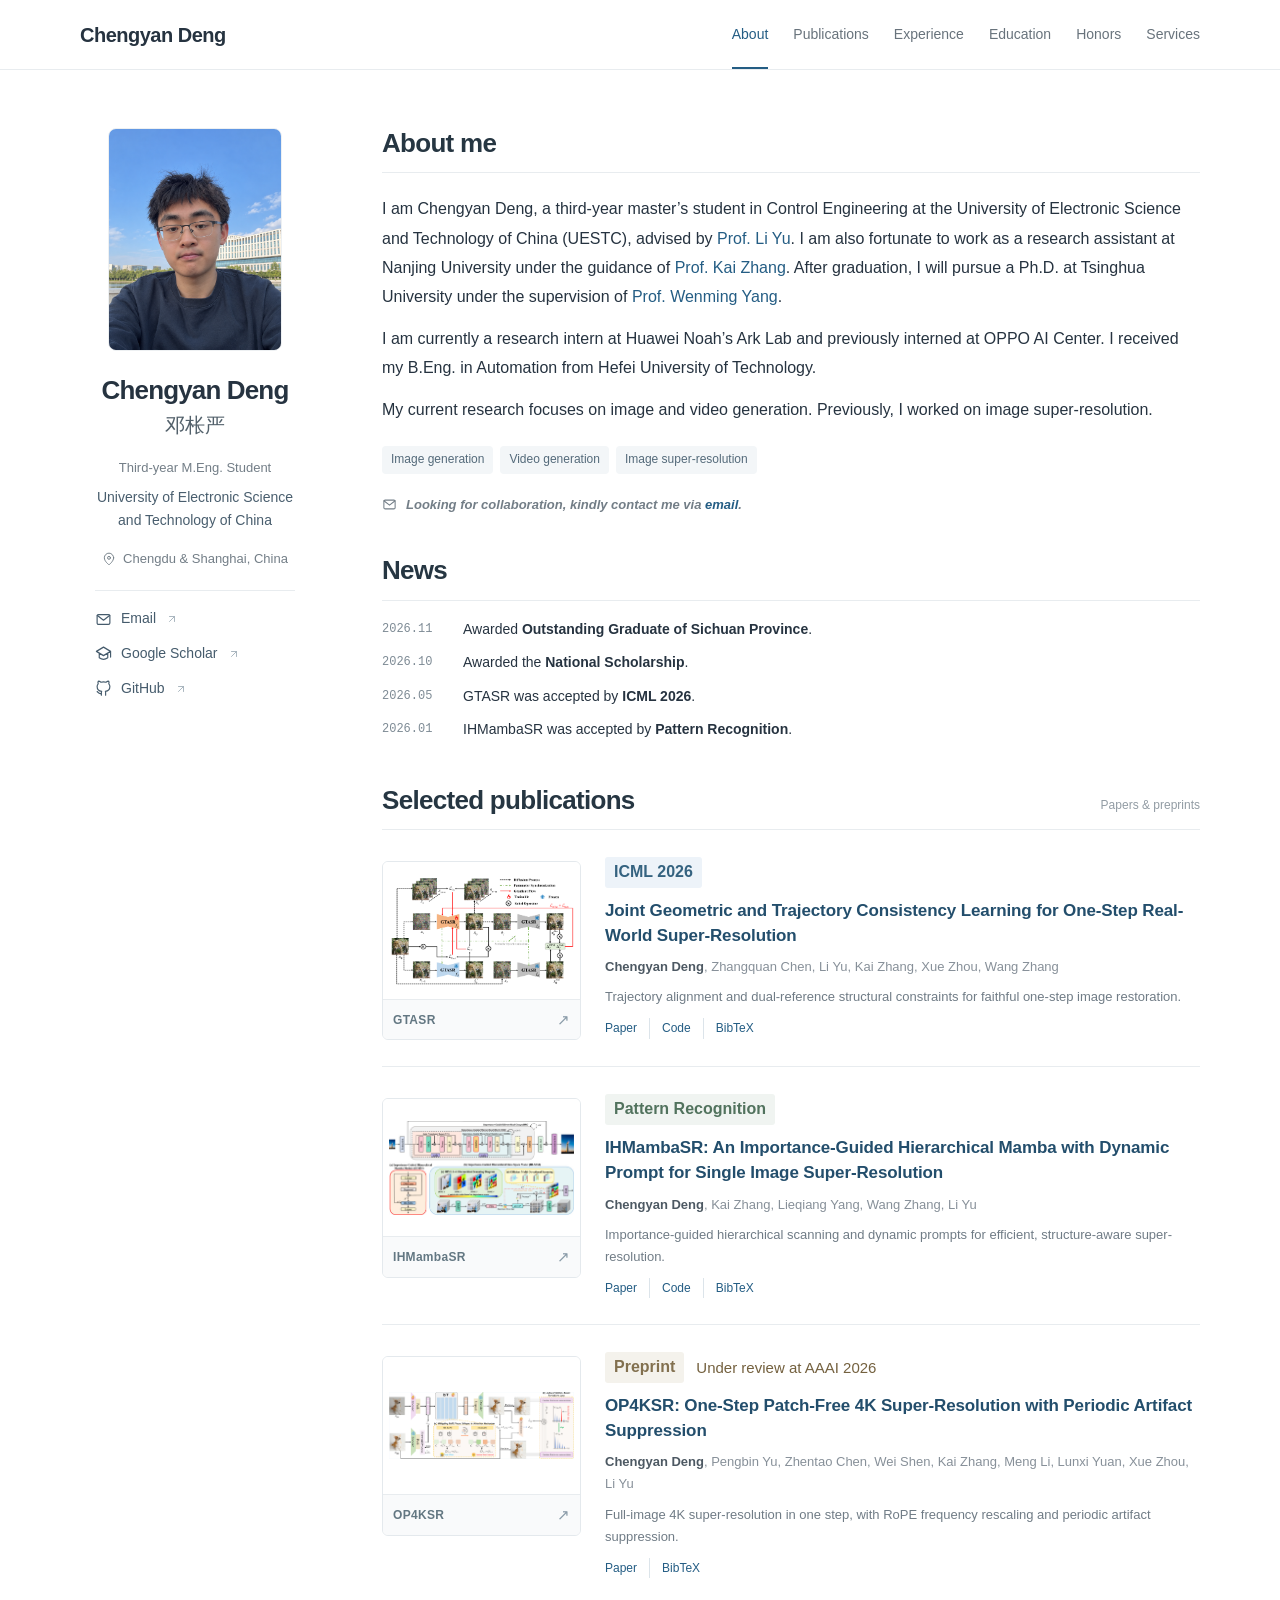
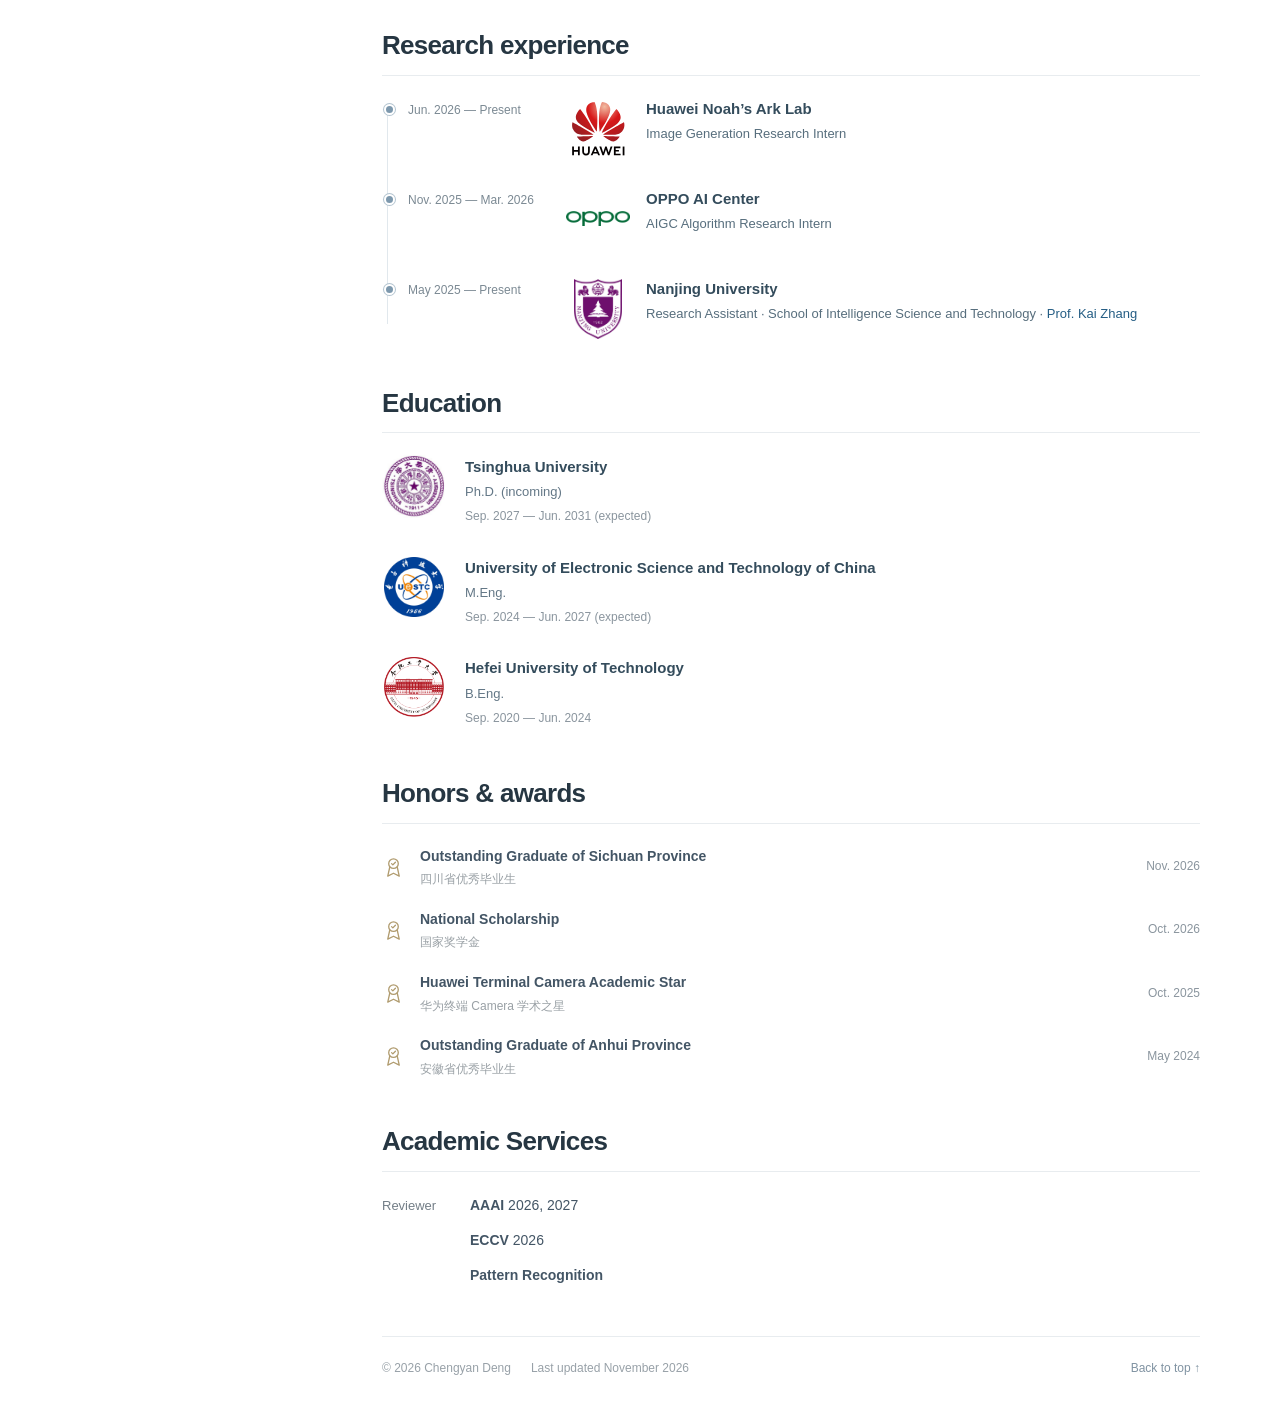
<file: index.html>
<!doctype html>
<html lang="en">
<head>
  <meta charset="utf-8">
  <meta name="viewport" content="width=device-width, initial-scale=1">
  <meta name="theme-color" content="#ffffff">
  <meta name="description" content="Chengyan Deng (邓枨严) | UESTC master's student researching AIGC and super-resolution.">
  <meta property="og:type" content="website">
  <meta property="og:title" content="Chengyan Deng（邓枨严）- Homepage">
  <meta property="og:description" content="Chengyan Deng · Image and video generation · Academic homepage">
  <title>Chengyan Deng（邓枨严）- Homepage</title>
  <link rel="canonical" href="https://blazedengcy.github.io/">
  <link rel="icon" href="assets/favicon.svg" type="image/svg+xml">
  <link rel="stylesheet" href="styles.css?v=20261020-7">
  <!-- Keep these requested layout fixes in index.html as well as styles.css. -->
  <style id="profile-publication-fixes">
    .profile .profile-info { text-align: center; }
    .profile .name-chinese {
      display: block;
      width: 100%;
      margin-left: auto;
      margin-right: auto;
      text-align: center;
      text-indent: 0;
      letter-spacing: 0;
      word-spacing: 0;
      white-space: nowrap;
    }
    .publication .paper-meta { gap: 10px 12px; margin-bottom: 10px; }
    .publication .venue-badge {
      font-size: 16px;
      line-height: 1.55;
      font-weight: 650;
      letter-spacing: 0;
      padding: 3px 9px;
    }
    .publication .review-status { font-size: 15px; line-height: 1.7; color: #74613f; }
    @media (min-width: 781px) {
      .profile .profile-photo-wrap { margin-left: auto; margin-right: auto; }
    }
  </style>
  <script src="app.js" defer></script>
  <!-- Match the visible Tsinghua emblem size to the other university emblems. -->
  <style id="tsinghua-emblem-fix">
    .institution-mark-tsinghua { overflow: hidden; }
    .institution-mark-tsinghua img {
      object-fit: cover;
      flex-shrink: 0;
      transform: translateY(-4.4%) scale(1.25);
    }
  </style>
</head>
<body>
  <a class="skip-link" href="#main">Skip to content</a>
  <svg xmlns="http://www.w3.org/2000/svg" class="icon-definitions" aria-hidden="true"><defs>
    <symbol id="i-arrow" viewBox="0 0 24 24"><path d="M7 17 17 7M7 7h10v10"/></symbol>
    <symbol id="i-email" viewBox="0 0 24 24"><rect x="3" y="5" width="18" height="14" rx="2"/><path d="m3 6 9 7 9-7"/></symbol>
    <symbol id="i-github" viewBox="0 0 24 24"><path d="M9 19c-4.3 1.3-4.3-2.1-6-2.6m12 5v-3.3c0-.9.1-1.5-.4-2.1 3.1-.4 6.4-1.5 6.4-6.9a5.3 5.3 0 0 0-1.5-3.7 5 5 0 0 0-.1-3.7s-1.2-.4-3.9 1.4a13.7 13.7 0 0 0-7 0C5.8 1.3 4.6 1.7 4.6 1.7a5 5 0 0 0-.1 3.7A5.3 5.3 0 0 0 3 9.1c0 5.4 3.3 6.5 6.4 6.9-.4.5-.5 1.1-.4 2.1v3.3"/></symbol>
    <symbol id="i-scholar" viewBox="0 0 24 24"><path d="m2 9 10-6 10 6-10 6L2 9ZM6 12v6c4 3 8 3 12 0v-6M22 9v8"/></symbol>
    <symbol id="i-location" viewBox="0 0 24 24"><path d="M20 10c0 6-8 12-8 12S4 16 4 10a8 8 0 1 1 16 0Z"/><circle cx="12" cy="10" r="2.5"/></symbol>
    <symbol id="i-award" viewBox="0 0 24 24"><circle cx="12" cy="8" r="5"/><path d="m8 12-2 9 6-3 6 3-2-9M10 8l1.3 1.3L14 6.5"/></symbol>
    <symbol id="i-copy" viewBox="0 0 24 24"><rect x="8" y="8" width="12" height="13" rx="2"/><path d="M16 8V5a2 2 0 0 0-2-2H5a2 2 0 0 0-2 2v10a2 2 0 0 0 2 2h3"/></symbol>
  </defs></svg>

  <header class="site-header">
    <div class="header-inner">
      <a class="wordmark" href="#about" aria-label="Chengyan Deng, back to about">Chengyan Deng</a>
      <nav id="navigation" class="navigation" aria-label="Main navigation">
        <a href="#about" class="active">About</a>
        <a href="#publications">Publications</a>
        <a href="#experience">Experience</a>
        <a href="#education">Education</a>
        <a href="#honors">Honors</a>
        <a href="#services">Services</a>
      </nav>
      <div class="header-controls">
        <button type="button" class="menu-toggle" id="menu-toggle" aria-controls="navigation" aria-expanded="false" aria-label="Open navigation"><span></span><span></span></button>
      </div>
    </div>
  </header>

  <div class="page-layout">
    <aside class="profile" aria-label="Profile">
      <div class="profile-photo-wrap"><img class="profile-photo" src="assets/dcy.png" width="1086" height="1448" alt="Portrait of Chengyan Deng" fetchpriority="high"></div>
      <div class="profile-info">
        <h1>Chengyan Deng<span class="name-chinese" lang="zh-CN">邓枨严</span></h1>
        <p class="profile-role">Third-year M.Eng. Student</p>
        <p class="profile-school">University of Electronic Science <br>and Technology of China</p>
        <p class="location"><svg class="icon" aria-hidden="true"><use href="#i-location"/></svg><span>Chengdu &amp; Shanghai, China</span></p>
        <div class="profile-links">
          <a href="mailto:dengchengyan@std.uestc.edu.cn"><svg class="icon" aria-hidden="true"><use href="#i-email"/></svg><span>Email</span><svg class="icon link-arrow" aria-hidden="true"><use href="#i-arrow"/></svg></a>
          <a href="https://scholar.google.com/citations?user=fSVVdJYAAAAJ&amp;hl=en" target="_blank" rel="noopener noreferrer"><svg class="icon" aria-hidden="true"><use href="#i-scholar"/></svg><span>Google Scholar</span><svg class="icon link-arrow" aria-hidden="true"><use href="#i-arrow"/></svg></a>
          <a href="https://github.com/Blazedengcy" target="_blank" rel="noopener noreferrer"><svg class="icon" aria-hidden="true"><use href="#i-github"/></svg><span>GitHub</span><svg class="icon link-arrow" aria-hidden="true"><use href="#i-arrow"/></svg></a>
        </div>
      </div>
    </aside>

    <main id="main">
      <section id="about" class="section about-section" aria-labelledby="about-title">
        <div class="section-heading"><h2 id="about-title">About me</h2></div>
        <div class="bio">
          <p>I am Chengyan Deng, a third-year master’s student in Control Engineering at the University of Electronic Science and Technology of China (UESTC), advised by <a href="https://www.auto.uestc.edu.cn/info/1174/4407.htm" target="_blank" rel="noopener noreferrer">Prof. Li Yu</a>. I am also fortunate to work as a research assistant at Nanjing University under the guidance of <a href="https://cszn.github.io/" target="_blank" rel="noopener noreferrer">Prof. Kai Zhang</a>. After graduation, I will pursue a Ph.D. at Tsinghua University under the supervision of <a href="https://scholar.google.com/citations?user=vsE4nKcAAAAJ&amp;hl=zh-CN" target="_blank" rel="noopener noreferrer">Prof. Wenming Yang</a>.</p>
          <p>I am currently a research intern at Huawei Noah’s Ark Lab and previously interned at OPPO AI Center. I received my B.Eng. in Automation from Hefei University of Technology.</p>
          <p>My current research focuses on image and video generation. Previously, I worked on image super-resolution.</p>
        </div>
        <div class="research-interests" aria-label="Research interests"><span>Image generation</span><span>Video generation</span><span>Image super-resolution</span></div>
        <p class="contact-note"><svg class="icon" aria-hidden="true"><use href="#i-email"/></svg><span><strong><em>Looking for collaboration, kindly contact me via <a href="mailto:dengchengyan@std.uestc.edu.cn">email</a>.</em></strong></span></p>
      </section>

      <section class="section news-section" aria-labelledby="news-title">
        <div class="section-heading"><h2 id="news-title">News</h2></div>
        <ul class="news-list">
          <li><time datetime="2026-11">2026.11</time><span>Awarded <strong>Outstanding Graduate of Sichuan Province</strong>.</span></li>
          <li><time datetime="2026-10">2026.10</time><span>Awarded the <strong>National Scholarship</strong>.</span></li>
          <li><time datetime="2026-05">2026.05</time><span>GTASR was accepted by <strong>ICML 2026</strong>.</span></li>
          <li><time datetime="2026-01">2026.01</time><span>IHMambaSR was accepted by <strong>Pattern Recognition</strong>.</span></li>
        </ul>
      </section>

      <section id="publications" class="section publications-section" aria-labelledby="publications-title">
        <div class="section-heading"><h2 id="publications-title">Selected publications</h2><span class="heading-note">Papers &amp; preprints</span></div>

        <article class="publication" id="gtasr">
          <div class="paper-visual"><button type="button" class="figure-button" data-figure="assets/gtasr-pipeline.png" data-caption="GTASR · Method overview" aria-label="Enlarge GTASR method figure"><img src="assets/gtasr-pipeline.png" width="600" height="400" alt="GTASR framework illustrating trajectory alignment and dual-reference structural rectification" loading="lazy"><span class="figure-caption">GTASR <span aria-hidden="true">↗</span></span></button></div>
          <div class="paper-content">
            <div class="paper-meta"><span class="venue-badge">ICML 2026</span></div>
            <h3><a href="https://arxiv.org/abs/2602.24240" target="_blank" rel="noopener noreferrer">Joint Geometric and Trajectory Consistency Learning for One-Step Real-World Super-Resolution</a></h3>
            <p class="authors"><strong>Chengyan Deng</strong>, Zhangquan Chen, Li Yu, Kai Zhang, Xue Zhou, Wang Zhang</p>
            <p class="paper-description">Trajectory alignment and dual-reference structural constraints for faithful one-step image restoration.</p>
            <div class="paper-links"><a href="https://arxiv.org/abs/2602.24240" target="_blank" rel="noopener noreferrer">Paper</a><a href="https://github.com/Blazedengcy/GTASR" target="_blank" rel="noopener noreferrer">Code</a><button type="button" data-citation="gtasr">BibTeX</button></div>
          </div>
        </article>

        <article class="publication" id="ihmambasr">
          <div class="paper-visual"><button type="button" class="figure-button" data-figure="assets/ihmambasr-architecture.jpg" data-caption="IHMambaSR · Method overview" aria-label="Enlarge IHMambaSR research overview"><img src="assets/ihmambasr-architecture.jpg" width="600" height="400" alt="IHMambaSR architecture showing importance-guided hierarchical scanning and dynamic prompts" loading="lazy"><span class="figure-caption">IHMambaSR <span aria-hidden="true">↗</span></span></button></div>
          <div class="paper-content">
            <div class="paper-meta"><span class="venue-badge venue-journal">Pattern Recognition</span></div>
            <h3><a href="https://doi.org/10.1016/j.patcog.2026.113057" target="_blank" rel="noopener noreferrer">IHMambaSR: An Importance-Guided Hierarchical Mamba with Dynamic Prompt for Single Image Super-Resolution</a></h3>
            <p class="authors"><strong>Chengyan Deng</strong>, Kai Zhang, Lieqiang Yang, Wang Zhang, Li Yu</p>
            <p class="paper-description">Importance-guided hierarchical scanning and dynamic prompts for efficient, structure-aware super-resolution.</p>
            <div class="paper-links"><a href="https://doi.org/10.1016/j.patcog.2026.113057" target="_blank" rel="noopener noreferrer">Paper</a><a href="https://github.com/Blazedengcy/IHMambaSR" target="_blank" rel="noopener noreferrer">Code</a><button type="button" data-citation="ihmambasr">BibTeX</button></div>
          </div>
        </article>

        <article class="publication" id="op4ksr">
          <div class="paper-visual"><button type="button" class="figure-button" data-figure="assets/op4ksr-pipeline.png" data-caption="OP4KSR · Method overview" aria-label="Enlarge OP4KSR method figure"><img src="assets/op4ksr-pipeline.png" width="600" height="400" alt="OP4KSR approach to one-step patch-free 4K super-resolution with periodic artifact suppression" loading="lazy"><span class="figure-caption">OP4KSR <span aria-hidden="true">↗</span></span></button></div>
          <div class="paper-content">
            <div class="paper-meta"><span class="venue-badge venue-preprint">Preprint</span><span class="review-status">Under review at AAAI 2026</span></div>
            <h3><a href="https://arxiv.org/abs/2605.13457" target="_blank" rel="noopener noreferrer">OP4KSR: One-Step Patch-Free 4K Super-Resolution with Periodic Artifact Suppression</a></h3>
            <p class="authors"><strong>Chengyan Deng</strong>, Pengbin Yu, Zhentao Chen, Wei Shen, Kai Zhang, Meng Li, Lunxi Yuan, Xue Zhou, Li Yu</p>
            <p class="paper-description">Full-image 4K super-resolution in one step, with RoPE frequency rescaling and periodic artifact suppression.</p>
            <div class="paper-links"><a href="https://arxiv.org/abs/2605.13457" target="_blank" rel="noopener noreferrer">Paper</a><button type="button" data-citation="op4ksr">BibTeX</button></div>
          </div>
        </article>
      </section>

      <section id="experience" class="section" aria-labelledby="experience-title">
        <div class="section-heading"><h2 id="experience-title">Research experience</h2></div>
        <div class="timeline">
          <article class="timeline-item">
            <div class="timeline-date">Jun. 2026 — Present</div>
            <div class="timeline-content">
              <div class="institution-mark"><img src="[data-uri]" width="67" height="67" alt="Huawei logo" loading="lazy"></div>
              <div class="timeline-description"><h3>Huawei Noah’s Ark Lab</h3><p class="position">Image Generation Research Intern</p></div>
            </div>
          </article>
          <article class="timeline-item">
            <div class="timeline-date">Nov. 2025 — Mar. 2026</div>
            <div class="timeline-content">
              <div class="institution-mark institution-mark-company"><img src="assets/logos/oppo.png" width="600" height="144" alt="OPPO logo" loading="lazy"></div>
              <div class="timeline-description"><h3>OPPO AI Center</h3><p class="position">AIGC Algorithm Research Intern</p></div>
            </div>
          </article>
          <article class="timeline-item">
            <div class="timeline-date">May 2025 — Present</div>
            <div class="timeline-content">
              <div class="institution-mark"><img src="assets/logos/nju.jpg" width="1722" height="2160" alt="Nanjing University emblem" loading="lazy"></div>
              <div class="timeline-description"><h3>Nanjing University</h3><p class="position">Research Assistant · School of Intelligence Science and Technology · <a href="https://cszn.github.io/" target="_blank" rel="noopener noreferrer">Prof. Kai Zhang</a></p></div>
            </div>
          </article>
        </div>
      </section>

      <section id="education" class="section" aria-labelledby="education-title">
        <div class="section-heading"><h2 id="education-title">Education</h2></div>
        <div class="education-list">
          <article class="education-item">
            <div class="institution-mark institution-mark-tsinghua"><img src="assets/logos/tsinghua.png" width="554" height="385" alt="Tsinghua University emblem" loading="lazy"></div>
            <div class="education-content"><h3>Tsinghua University</h3><p>Ph.D. (incoming)</p><p class="education-detail">Sep. 2027 — Jun. 2031 (expected)</p></div>
          </article>
          <article class="education-item">
            <div class="institution-mark"><img src="assets/logos/uestc.png" width="1280" height="1280" alt="University of Electronic Science and Technology of China emblem" loading="lazy"></div>
            <div class="education-content"><h3>University of Electronic Science and Technology of China</h3><p>M.Eng.</p><p class="education-detail">Sep. 2024 — Jun. 2027 (expected)</p></div>
          </article>
          <article class="education-item">
            <div class="institution-mark"><img src="assets/logos/hfut.png" width="418" height="419" alt="Hefei University of Technology emblem" loading="lazy"></div>
            <div class="education-content"><h3>Hefei University of Technology</h3><p>B.Eng.</p><p class="education-detail">Sep. 2020 — Jun. 2024</p></div>
          </article>
        </div>
      </section>

      <section id="honors" class="section honors-section" aria-labelledby="honors-title">
        <div class="section-heading"><h2 id="honors-title">Honors &amp; awards</h2></div>
        <ul class="honors-list">
          <li><svg class="icon award-icon" aria-hidden="true"><use href="#i-award"/></svg><div class="honor-content"><h3>Outstanding Graduate of Sichuan Province</h3><p>四川省优秀毕业生</p></div><time class="honor-date" datetime="2026-11">Nov. 2026</time></li>
          <li><svg class="icon award-icon" aria-hidden="true"><use href="#i-award"/></svg><div class="honor-content"><h3>National Scholarship</h3><p>国家奖学金</p></div><time class="honor-date" datetime="2026-10">Oct. 2026</time></li>
          <li><svg class="icon award-icon" aria-hidden="true"><use href="#i-award"/></svg><div class="honor-content"><h3>Huawei Terminal Camera Academic Star</h3><p>华为终端 Camera 学术之星</p></div><time class="honor-date" datetime="2025-10">Oct. 2025</time></li>
          <li><svg class="icon award-icon" aria-hidden="true"><use href="#i-award"/></svg><div class="honor-content"><h3>Outstanding Graduate of Anhui Province</h3><p>安徽省优秀毕业生</p></div><time class="honor-date" datetime="2024-05">May 2024</time></li>
        </ul>
      </section>

      <section id="services" class="section services-section" aria-labelledby="services-title">
        <div class="section-heading"><h2 id="services-title">Academic Services</h2></div>
        <div class="services-group">
          <h3 class="service-role">Reviewer</h3>
          <ul class="services-list">
            <li><strong>AAAI</strong> 2026, 2027</li>
            <li><strong>ECCV</strong> 2026</li>
            <li><strong>Pattern Recognition</strong></li>
          </ul>
        </div>
      </section>

      <footer class="site-footer"><span>© 2026 Chengyan Deng</span><span>Last updated November 2026</span><a href="#about" class="back-top">Back to top ↑</a></footer>
    </main>
  </div>

  <dialog id="citation-dialog" class="citation-dialog" aria-labelledby="citation-title"><div class="dialog-top"><h2 id="citation-title">BibTeX</h2><button class="dialog-close" type="button" data-close aria-label="Close citation">×</button></div><pre id="citation-text" tabindex="0"></pre><div class="dialog-bottom"><span id="copy-status" role="status" aria-live="polite"></span><button type="button" class="copy-button" id="copy-citation"><svg class="icon" aria-hidden="true"><use href="#i-copy"/></svg><span>Copy citation</span></button></div></dialog>
  <dialog id="figure-dialog" class="figure-dialog" aria-labelledby="figure-title"><div class="dialog-top"><h2 id="figure-title">Research figure</h2><button class="dialog-close" type="button" data-close aria-label="Close figure">×</button></div><img id="figure-image" src="assets/gtasr-pipeline.png" alt="GTASR research framework"></dialog>
</body>
</html>
</file>
<file: styles.css>
:root{--ink:#263340;--muted:#737e87;--blue:#245d84;--blue-dark:#184565;--line:#e8ecef;--soft:#f4f7f9;--warm:#a1824c;--nav-height:70px;font-family:-apple-system,BlinkMacSystemFont,"Segoe UI",Arial,"Noto Sans SC","PingFang SC","Microsoft YaHei",sans-serif;color:var(--ink);background:#fff;font-synthesis:none;text-rendering:optimizeLegibility;-webkit-font-smoothing:antialiased}
*{box-sizing:border-box}html{scroll-behavior:smooth;scroll-padding-top:102px}body{margin:0;font-size:16px;line-height:1.7}a{color:var(--blue);text-decoration:none;text-underline-offset:4px;transition:color .16s}a:hover{color:var(--blue-dark);text-decoration:underline}button{font:inherit;color:inherit;cursor:pointer}button,a{-webkit-tap-highlight-color:transparent}button:focus-visible,a:focus-visible,summary:focus-visible{outline:2px solid #4b82ac;outline-offset:5px;border-radius:3px}strong{font-weight:600}img{max-width:100%;display:block}.icon-definitions{position:absolute;width:0;height:0;overflow:hidden}.icon{width:17px;height:17px;flex:none;fill:none;stroke:currentColor;stroke-width:1.65;stroke-linecap:round;stroke-linejoin:round}.skip-link{position:fixed;top:-70px;left:20px;padding:10px 16px;background:var(--blue);color:white;z-index:100}.skip-link:focus{top:8px;color:white}
.site-header{height:var(--nav-height);border-bottom:1px solid var(--line);background:rgba(255,255,255,.97);position:sticky;top:0;z-index:20}.header-inner{max-width:1160px;height:100%;padding:0 20px;margin:auto;display:flex;align-items:center;gap:28px}.wordmark{font-size:20px;letter-spacing:-.5px;color:var(--ink);font-weight:650;margin-right:auto;white-space:nowrap}.wordmark:hover{text-decoration:none}.navigation{display:flex;align-items:center;gap:25px;height:100%}.navigation a{color:#68737c;font-size:14px;font-weight:500;height:100%;display:flex;align-items:center;border-bottom:2px solid transparent;padding-top:2px}.navigation a:hover{text-decoration:none;color:var(--blue)}.navigation a.active{color:var(--blue);border-bottom-color:var(--blue)}.header-controls{display:none;gap:14px;align-items:center}.menu-toggle{display:none;background:none;border:none;padding:8px;width:34px;height:34px;flex-direction:column;gap:6px;justify-content:center}.menu-toggle span{display:block;width:19px;height:1.5px;background:var(--ink)}
.page-layout{max-width:1160px;margin:55px auto 0;padding:0 20px;display:grid;grid-template-columns:230px minmax(0,1fr);column-gap:72px;align-items:start}.profile{position:sticky;top:112px;padding-top:3px;align-self:start}.profile-info{text-align:center;min-width:0}.profile-photo-wrap{width:174px;margin:0 auto 23px;background:#f6f7f8;border:1px solid #edf0f2;border-radius:8px;overflow:hidden}.profile-photo{width:174px;height:221px;object-fit:cover;object-position:center 18%}.profile h1{font-size:26px;letter-spacing:-.85px;font-weight:650;margin:0;line-height:1.25}.name-chinese{font-size:20px;letter-spacing:0;text-align:center;margin:6px 0 19px;font-weight:400;color:#53616b}.profile-role{font-size:13px;line-height:1.7;color:var(--muted);margin:0 0 7px}.profile-school{font-size:14px;line-height:1.7;margin:0;color:#495e6e}.location{display:flex;align-items:center;justify-content:center;gap:7px;font-size:13px;color:var(--muted);margin:15px 0 20px}.location .icon{width:14px;height:14px}.profile-links{margin:0 auto;border-top:1px solid var(--line);padding-top:14px;width:200px;display:flex;flex-direction:column;gap:7px}.profile-links a{display:flex;align-items:center;gap:9px;color:#455b6c;font-size:14px;width:max-content;max-width:100%;padding:2px 0}.profile-links .link-arrow{width:12px;height:12px;color:#9aa8b3;margin-left:1px}
main{min-width:0}.section{margin-bottom:44px;scroll-margin-top:0}.section-heading{display:flex;align-items:baseline;justify-content:space-between;gap:18px;border-bottom:1px solid var(--line);padding-bottom:11px;margin-bottom:21px}.section-heading h2{font-size:26px;line-height:1.4;letter-spacing:-.7px;font-weight:550;margin:0;color:#263642}.heading-note{color:#929ca4;font-size:12px;white-space:nowrap}.bio p{margin:0 0 13px;line-height:1.82}.research-interests{display:flex;flex-wrap:wrap;gap:7px;margin:22px 0 19px}.research-interests span{font-size:12px;line-height:1.8;padding:3px 9px;color:#546a7a;background:#f3f6f8;border-radius:4px}.contact-note{margin:0;display:flex;align-items:flex-start;gap:9px;font-size:13px;line-height:1.9;color:var(--muted)}.contact-note>.icon{margin-top:4px;width:15px;height:15px}.contact-note a{overflow-wrap:anywhere}.about-section{margin-bottom:35px}.news-section{margin-bottom:39px}.news-section .section-heading{margin-bottom:16px}.news-list{list-style:none;padding:0;margin:0;display:flex;flex-direction:column;gap:8px}.news-list li{display:grid;grid-template-columns:68px 1fr;gap:13px;font-size:14px;line-height:1.8}.news-list time{font-size:12px;font-variant-numeric:tabular-nums;color:#7e8b95;line-height:2.12;font-family:ui-monospace,SFMono-Regular,Consolas,monospace}
.publications-section .section-heading{margin-bottom:0}.publication{display:grid;grid-template-columns:199px minmax(0,1fr);gap:24px;padding:27px 0 26px;border-bottom:1px solid var(--line)}.publication:last-child{padding-bottom:5px;border-bottom:0}.paper-visual{padding-top:4px}.figure-button{width:100%;background:#fff;border:1px solid #e4e9ed;border-radius:6px;overflow:hidden;padding:0;display:block;transition:border-color .18s,transform .18s}.figure-button:hover{border-color:#aebfcb;transform:translateY(-2px)}.figure-button>img{height:137px;width:100%;object-fit:contain;padding:6px;background:white}.figure-caption{display:flex;justify-content:space-between;align-items:center;font-size:12px;font-weight:600;letter-spacing:.3px;padding:7px 10px;border-top:1px solid var(--line);color:#637782;background:#f9fafb}.figure-caption>span{font-size:15px;font-weight:400;color:#8a9ba8}.paper-content{min-width:0}.paper-meta{display:flex;flex-wrap:wrap;align-items:center;gap:9px;margin-bottom:8px}.venue-badge{background:#edf3f9;color:#356380;display:inline-flex;border-radius:3px;padding:2px 7px;font-size:12px;line-height:1.7;font-weight:650;letter-spacing:.2px}.venue-journal{background:#f0f4f1;color:#51725d}.venue-preprint{background:#f4f2ec;color:#82704f}.review-status{font-size:12px;color:#8a9399}.review-status{color:#8c7957}.publication h3{font-size:17px;line-height:1.48;font-weight:600;margin:0 0 8px;letter-spacing:-.12px}.publication h3 a{color:#234e6c}.authors{font-size:13px;line-height:1.7;color:#879099;margin:0 0 8px}.authors strong{color:#4d5963;font-weight:650}.paper-description{font-size:13px;line-height:1.7;color:#707c86;margin:0 0 10px}.paper-links{display:flex;align-items:center;gap:0;font-size:12px;line-height:1.7}.paper-links>a,.paper-links>button{color:var(--blue);padding:0;background:none;border:0;font-weight:500;white-space:nowrap}.paper-links>a:not(:first-child),.paper-links>button:not(:first-child){margin-left:12px;padding-left:12px;border-left:1px solid #dce4ea}.paper-links>button:hover{text-decoration:underline;text-underline-offset:4px}
.timeline{position:relative}.timeline:before{content:"";position:absolute;left:5px;top:8px;bottom:17px;border-left:1px solid #e1e8ed}.timeline-item{position:relative;display:grid;grid-template-columns:143px 1fr;gap:15px;padding:0 0 26px 26px}.timeline-item:last-child{padding-bottom:0}.timeline-item:before{content:"";position:absolute;left:2px;top:7px;width:7px;height:7px;background:#7d98ad;border-radius:50%;border:2px solid white;box-shadow:0 0 0 1px #b3c4d0}.timeline-date{font-size:12px;line-height:2.2;color:#7b8993;white-space:nowrap}.timeline-content{display:flex;align-items:flex-start;gap:16px;min-width:0}.timeline-description{flex:1;min-width:0}.institution-mark{width:64px;height:64px;flex:none;display:flex;align-items:center;justify-content:center}.institution-mark img{width:60px;height:60px;object-fit:contain}.institution-mark-tsinghua img{object-fit:cover}.institution-mark-company img{width:64px;height:auto;max-height:60px}.timeline-content h3,.education-content h3{font-size:15px;line-height:1.55;font-weight:600;margin:0 0 2px;color:#344c5c}.timeline-content p{font-size:13px;color:#7b8790;line-height:1.8;margin:5px 0 0}.timeline-content .position{color:#576e7d;font-size:13px;margin:2px 0 5px}.education-list{display:flex;flex-direction:column;gap:25px}.education-item{display:flex;gap:19px;align-items:flex-start}.education-content{padding-top:1px;min-width:0}.education-content p{font-size:13px;margin:3px 0;color:#637786}.education-content .education-detail{display:flex;gap:10px;flex-wrap:wrap;font-size:12px;color:#8a959e}.honors-list{list-style:none;margin:0;padding:0;display:flex;flex-direction:column;gap:18px}.honors-list li{display:flex;align-items:center;gap:15px}.honor-content{flex:1;min-width:0}.honor-date{font-size:12px;line-height:1.8;color:#8a959e;white-space:nowrap;font-variant-numeric:tabular-nums}.award-icon{width:23px;height:23px;color:#b09b6e;stroke-width:1.35}.honors-list h3{font-size:14px;font-weight:550;margin:0;color:#435565}.honors-list p{font-size:12px;color:#99a0a5;margin:1px 0 0}.honors-section{margin-bottom:44px}.services-group{display:grid;grid-template-columns:74px minmax(0,1fr);gap:14px}.services-list{list-style:none;margin:0;padding:0;display:flex;flex-direction:column;gap:10px}.services-list li{font-size:14px;line-height:1.8;color:#435565}.service-role{font-size:13px;line-height:1.95;font-weight:400;margin:0;color:var(--muted)}.services-list strong{font-weight:550}.services-section{margin-bottom:48px}.site-footer{border-top:1px solid var(--line);padding:21px 0 30px;display:flex;flex-wrap:wrap;gap:8px 20px;align-items:center;color:#98a1a8;font-size:12px;line-height:1.8}.back-top{margin-left:auto;color:#8093a2}
dialog{border:1px solid #dce4ea;border-radius:10px;padding:0;color:var(--ink);box-shadow:0 16px 90px #152d4740;max-width:calc(100vw - 32px)}dialog::backdrop{background:#20324370;backdrop-filter:blur(3px)}.citation-dialog{width:720px}.dialog-top{padding:18px 22px;display:flex;align-items:center;gap:24px;justify-content:space-between;border-bottom:1px solid var(--line)}.dialog-top h2{font-size:17px;margin:0;font-weight:550;line-height:1.5}.dialog-close{width:30px;height:30px;border:none;border-radius:4px;background:var(--soft);font-size:22px;line-height:1}.dialog-close:hover{background:#e8eff4}.citation-dialog pre{font-size:13px;line-height:1.9;white-space:pre-wrap;word-break:break-word;background:#f8fafb;border:1px solid var(--line);border-radius:4px;margin:20px 22px;padding:17px;max-height:50vh;overflow:auto}.dialog-bottom{display:flex;align-items:center;justify-content:space-between;gap:20px;padding:0 22px 20px}.dialog-bottom>span{font-size:13px;color:#5a7d68}.copy-button{display:flex;align-items:center;gap:8px;background:#265e84;color:#fff;border:none;border-radius:5px;padding:9px 14px;font-size:13px}.copy-button:hover{background:#194869}.figure-dialog{width:1100px}.figure-dialog>img{width:auto;max-width:100%;max-height:78vh;margin:auto;padding:20px;object-fit:contain}
@media(min-width:1400px){.page-layout{column-gap:82px;max-width:1200px}.header-inner{max-width:1200px}.publication{grid-template-columns:215px minmax(0,1fr)}.figure-button>img{height:146px}}
@media(max-width:1000px){.page-layout{column-gap:42px;grid-template-columns:205px minmax(0,1fr);padding:0 26px}.navigation{gap:17px}.header-inner{padding:0 26px;gap:20px}.publication{grid-template-columns:165px minmax(0,1fr);gap:20px}.figure-button>img{height:117px}.timeline-item{grid-template-columns:1fr;gap:3px}.timeline-date{line-height:1.5}.heading-note{display:none}}
@media(max-width:780px){:root{--nav-height:62px}.header-controls{display:flex}.header-inner{padding:0 24px}.wordmark{font-size:19px}.navigation{gap:16px}.navigation a{font-size:12px}.page-layout{display:block;max-width:700px;margin-top:32px;padding:0 26px}.profile{position:static;display:flex;gap:27px;align-items:flex-start;margin-bottom:34px;border-bottom:1px solid var(--line);padding-bottom:28px}.profile-info{flex:1}.profile-photo-wrap{width:136px;flex:none;margin:0}.profile-photo{width:136px;height:179px}.profile h1{font-size:24px}.name-chinese{font-size:18px;margin:4px 0 9px}.profile-role{font-size:12px;margin-bottom:3px}.profile-school{font-size:13px}.profile-school br{display:none}.location{font-size:12px;margin:8px 0}.profile-links{flex-direction:row;justify-content:center;gap:13px;padding-top:8px;width:auto;flex-wrap:wrap}.profile-links a{font-size:12px;gap:5px}.profile-links .icon{width:14px;height:14px}.profile-links .link-arrow{display:none}.section-heading h2{font-size:24px}.section{margin-bottom:35px}.bio p{font-size:15px}.research-interests{margin-top:17px}.publication{grid-template-columns:180px minmax(0,1fr);gap:22px}.figure-button>img{height:128px}.timeline-item{grid-template-columns:137px 1fr;gap:10px}.timeline-date{line-height:2.1}}
@media(max-width:600px){.header-inner{gap:15px;padding:0 20px}.menu-toggle{display:flex}.navigation{display:none;position:absolute;left:0;right:0;top:61px;height:auto;background:white;border-bottom:1px solid var(--line);padding:12px 20px 18px;flex-direction:column;align-items:stretch;gap:0;box-shadow:0 8px 12px #1c354007}.navigation.is-open{display:flex}.navigation a{font-size:15px;display:block;line-height:1.5;padding:11px 2px;border:none}.navigation a.active{font-weight:650}.page-layout{padding:0 21px;margin-top:26px}.profile{gap:20px;padding-bottom:24px;margin-bottom:28px}.profile-photo-wrap{width:112px;margin-top:2px}.profile-photo{width:112px;height:150px}.profile h1{font-size:22px;letter-spacing:-.65px}.name-chinese{font-size:17px;margin-bottom:8px}.profile-school{font-size:12px;line-height:1.6}.profile-role{font-size:12px;line-height:1.6;margin-bottom:5px}.profile-links{gap:6px 10px;padding-top:7px}.profile-links a{font-size:12px}.profile-links .icon{width:12px;height:12px}.location{display:none}.section-heading{padding-bottom:10px;margin-bottom:17px}.section-heading h2{font-size:24px}.bio p{font-size:15px;line-height:1.85;margin-bottom:13px}.research-interests{gap:6px}.research-interests span{font-size:12px;padding:3px 8px}.contact-note{font-size:12px}.news-list li{font-size:13px;grid-template-columns:59px 1fr;gap:9px}.news-list time{font-size:12px}.publication{grid-template-columns:1fr;gap:17px;padding:24px 0}.paper-visual{width:100%;max-width:100%;padding-top:0}.figure-button{width:100%;display:grid;grid-template-columns:1fr 34px;align-items:stretch;background:#fff}.figure-button>img{height:155px;width:100%;padding:9px}.figure-caption{border-top:0;border-left:1px solid var(--line);writing-mode:vertical-rl;justify-content:space-between;align-items:center;padding:11px 6px;font-size:12px}.paper-meta{margin-bottom:7px}.publication h3{font-size:17px;line-height:1.55}.authors{font-size:13px}.paper-description{font-size:13px}.paper-links{font-size:13px}.timeline-item{grid-template-columns:1fr;gap:3px;padding-left:22px}.timeline-date{font-size:12px;line-height:1.6}.timeline-content h3,.education-content h3{font-size:15px}.timeline-content p{font-size:13px}.education-item{gap:14px}.timeline-content{gap:12px}.institution-mark{width:52px;height:52px}.institution-mark img{width:50px;height:50px}.institution-mark-company img{width:52px;height:auto;max-height:50px}.education-content .education-detail{gap:3px 8px;font-size:12px}.honors-list h3{font-size:14px}.site-footer{gap:5px 14px;font-size:11px}.back-top{margin-left:0}.dialog-top{padding:15px 16px}.dialog-top h2{font-size:15px}.citation-dialog pre{margin:15px;padding:12px;font-size:12px}.dialog-bottom{padding:0 15px 15px}.figure-dialog>img{padding:10px}}
@media(min-width:601px) and (max-width:780px){.menu-toggle{display:flex}.navigation{display:none;position:absolute;left:0;right:0;top:61px;height:auto;background:white;border-bottom:1px solid var(--line);padding:12px 24px 18px;flex-direction:column;align-items:stretch;gap:0;box-shadow:0 8px 12px #1c354007}.navigation.is-open{display:flex}.navigation a{font-size:15px;display:block;line-height:1.5;padding:11px 2px;border:none}.navigation a.active{font-weight:650}}
@media(prefers-reduced-motion:reduce){html{scroll-behavior:auto}*,*:before,*:after{transition:none!important}}
@media print{.site-header,.profile-links,.paper-links,dialog,.back-top{display:none!important}.profile{position:static}.page-layout{display:grid;grid-template-columns:180px 1fr;gap:30px;margin:0;padding:0}.profile-photo-wrap,.profile-photo{width:135px}.profile-photo{height:175px}.section{break-inside:avoid;margin-bottom:22px}.publication{break-inside:avoid;grid-template-columns:145px 1fr}.figure-button>img{height:100px}a{color:inherit}.site-footer{padding-bottom:0}}
</file>
